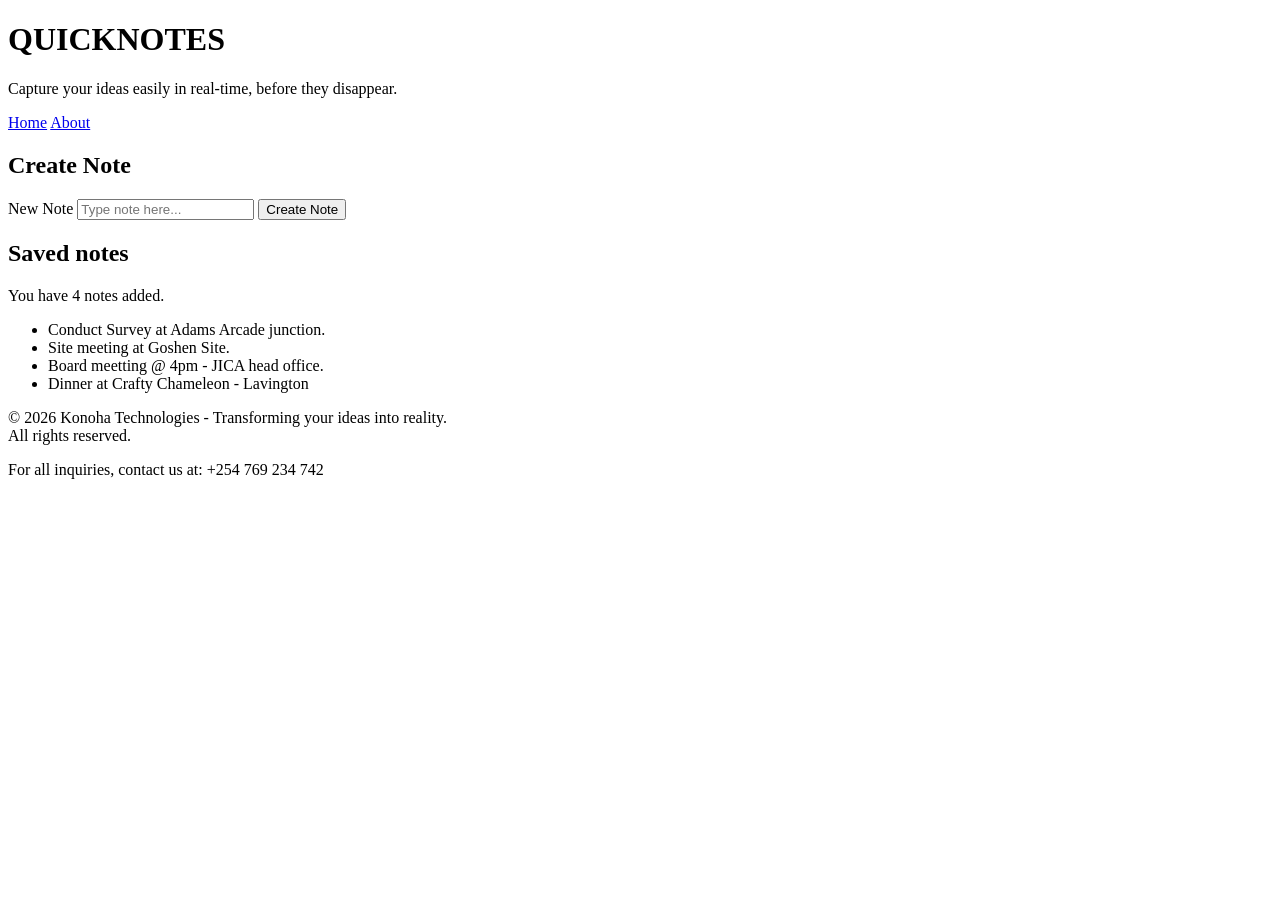
<file: web-foundations/day1/index.html>
<!DOCTYPE html>
<html lang="en">
  <head>
    <meta charset="UTF-8" />
    <meta name="viewport" content="width=device-width, initial-scale=1.0" />
    <title>QUICKNOTES</title>
  </head>

  <body>
    <header>
       <h1>QUICKNOTES</h1>
       <p>Capture your ideas easily in real-time, before they disappear.</p>
       <nav>
        <a href="index.html">Home</a>
        <a href="about.html">About</a>
       </nav>
    </header>
    <main>
      <section>
        <h2>Create Note</h2>
        <form id="note-form">
          <label for="note-input">New Note</label>
          <input type="text" id="note-input" placeholder="Type note here...">
          <button type="submit">Create Note</button>
        </form>
      </section>
      <section>
        <h2>Saved notes</h2>
        <p>You have 4 notes added.</p>
        <ul>
          <li>Conduct Survey at Adams Arcade junction.</li>
          <li>Site meeting at Goshen Site.</li>
          <li>Board meetting @ 4pm - JICA head office.</li>
          <li>Dinner at Crafty Chameleon - Lavington</li>
        </ul>
      </section>
    </main>
    <footer>
        <p>&copy; 2026 Konoha Technologies - Transforming your ideas into reality.<br>
          All rights reserved.</p>
        <p>For all inquiries, contact us at: +254 769 234 742</p>
      </footer>
  </body>
</html>
</file>
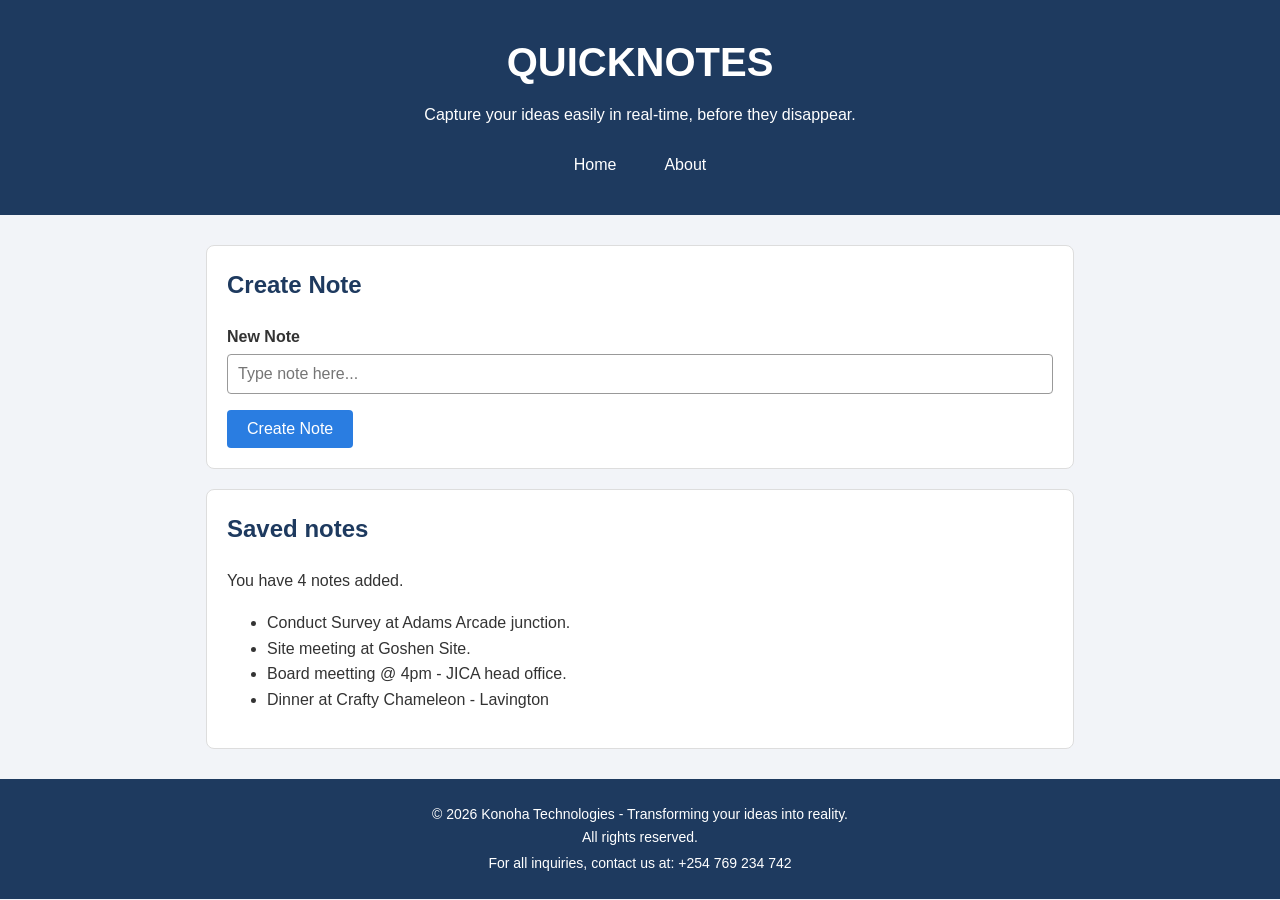
<file: web-foundations/day2/index.html>
<!doctype html>
<html lang="en">
  <head>
    <meta charset="UTF-8" />
    <meta name="viewport" content="width=device-width, initial-scale=1.0" />
    <link rel="stylesheet" href="styles.css" />
    <title>QUICKNOTES</title>
  </head>

  <body>
    <header>
      <h1>QUICKNOTES</h1>
      <p>Capture your ideas easily in real-time, before they disappear.</p>
      <nav>
        <a href="index.html">Home</a>
        <a href="about.html">About</a>
      </nav>
    </header>
    <main>
      <section>
        <h2>Create Note</h2>
        <form id="note-form">
          <label for="note-input">New Note</label>
          <input type="text" id="note-input" placeholder="Type note here..." />
          <button type="submit">Create Note</button>
        </form>
      </section>
      <section>
        <h2>Saved notes</h2>
        <p>You have 4 notes added.</p>
        <ul>
          <li>Conduct Survey at Adams Arcade junction.</li>
          <li>Site meeting at Goshen Site.</li>
          <li>Board meetting @ 4pm - JICA head office.</li>
          <li>Dinner at Crafty Chameleon - Lavington</li>
        </ul>
      </section>
    </main>
    <footer>
      <p>
        &copy; 2026 Konoha Technologies - Transforming your ideas into
        reality.<br />
        All rights reserved.
      </p>
      <p>For all inquiries, contact us at: +254 769 234 742</p>
    </footer>
  </body>
</html>
</file>
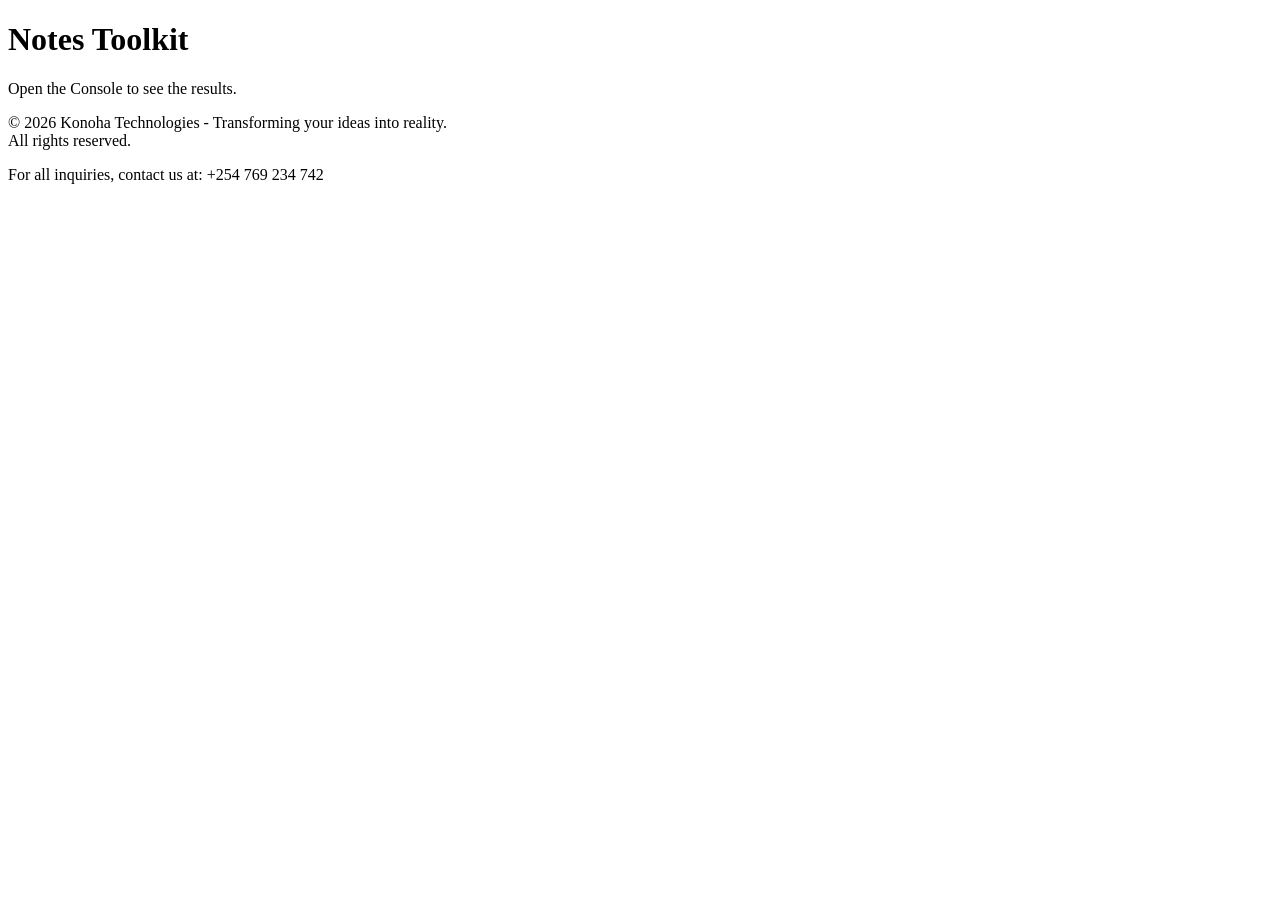
<file: web-foundations/day3/index.html>
<!doctype html>
<html lang="en">
  <head>
    <meta charset="UTF-8" />
    <meta name="viewport" content="width=device-width, initial-scale=1.0" />
    <title>Notes Toolkit</title>
    <script src="script.js" defer></script>
  </head>
  <body>
    <h1>Notes Toolkit</h1>
    <p>Open the Console to see the results.</p>
    <footer>
      <p>
        &copy; 2026 Konoha Technologies - Transforming your ideas into
        reality.<br />
        All rights reserved.
      </p>
      <p>For all inquiries, contact us at: +254 769 234 742</p>
    </footer>
  </body>
</html>
</file>
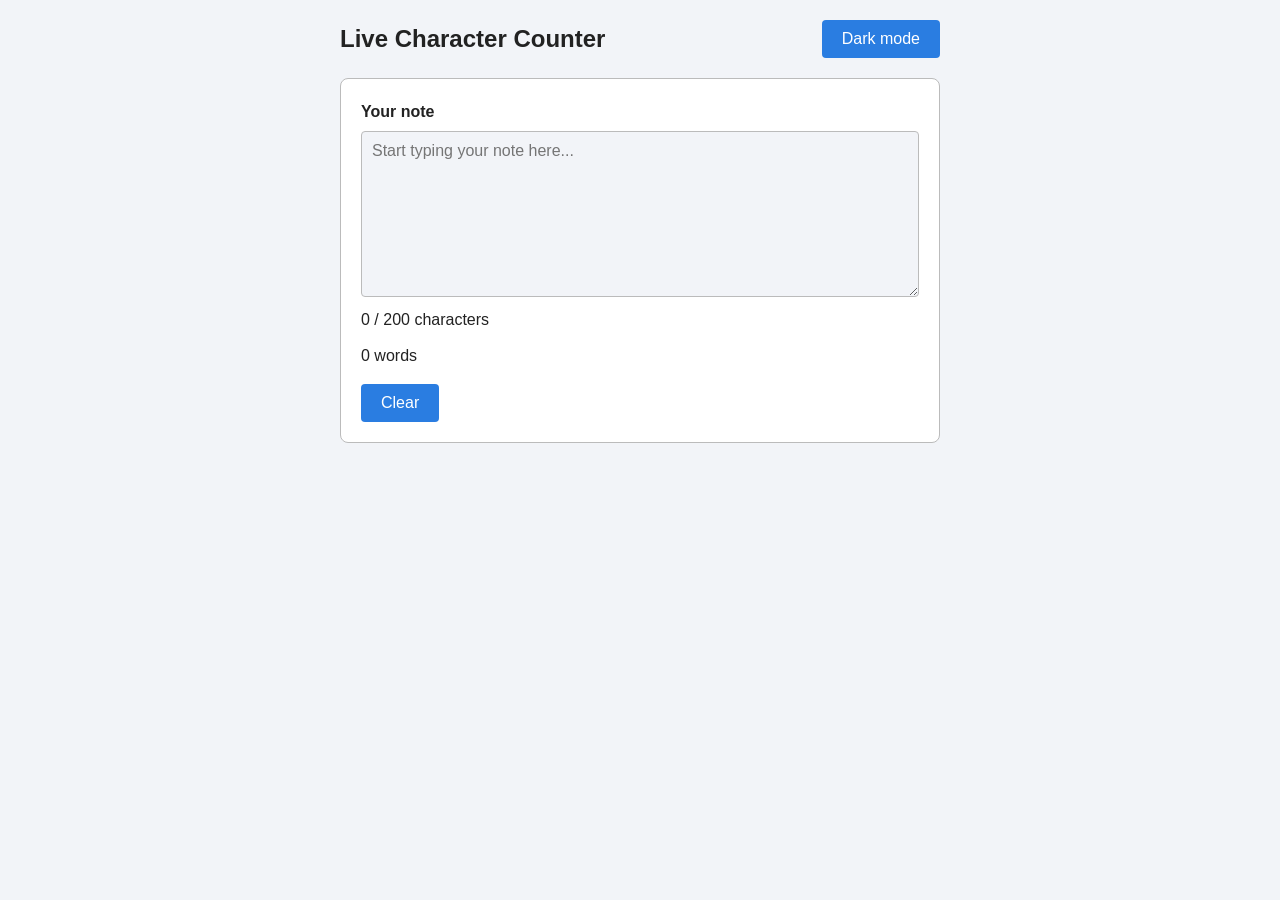
<file: web-foundations/day4/index.html>
<!DOCTYPE html>
<html lang="en">
  <head>
    <meta charset="UTF-8" />
    <meta name="viewport" content="width=device-width, initial-scale=1.0" />
    <title>Live Character counter</title>
    <link rel="stylesheet" href="styles.css" />
    <script src="script.js" defer></script>
  </head>

  <body>
    <main>
      <header>
        <h1>Live Character Counter</h1>
        <button type="button" id="theme-toggle">Dark mode</button>
      </header>

      <section>
        <label for="note-text">Your note</label>
        <textarea id="note-text" rows="8" placeholder="Start typing your note here..."></textarea>

        <p id="char-count">0 / 200 characters</p>
        <p id="word-count">0 words</p>

        <button type="button" id="clear-btn">Clear</button>
      </section>
    </main>
  </body>
  
</html>
</file>
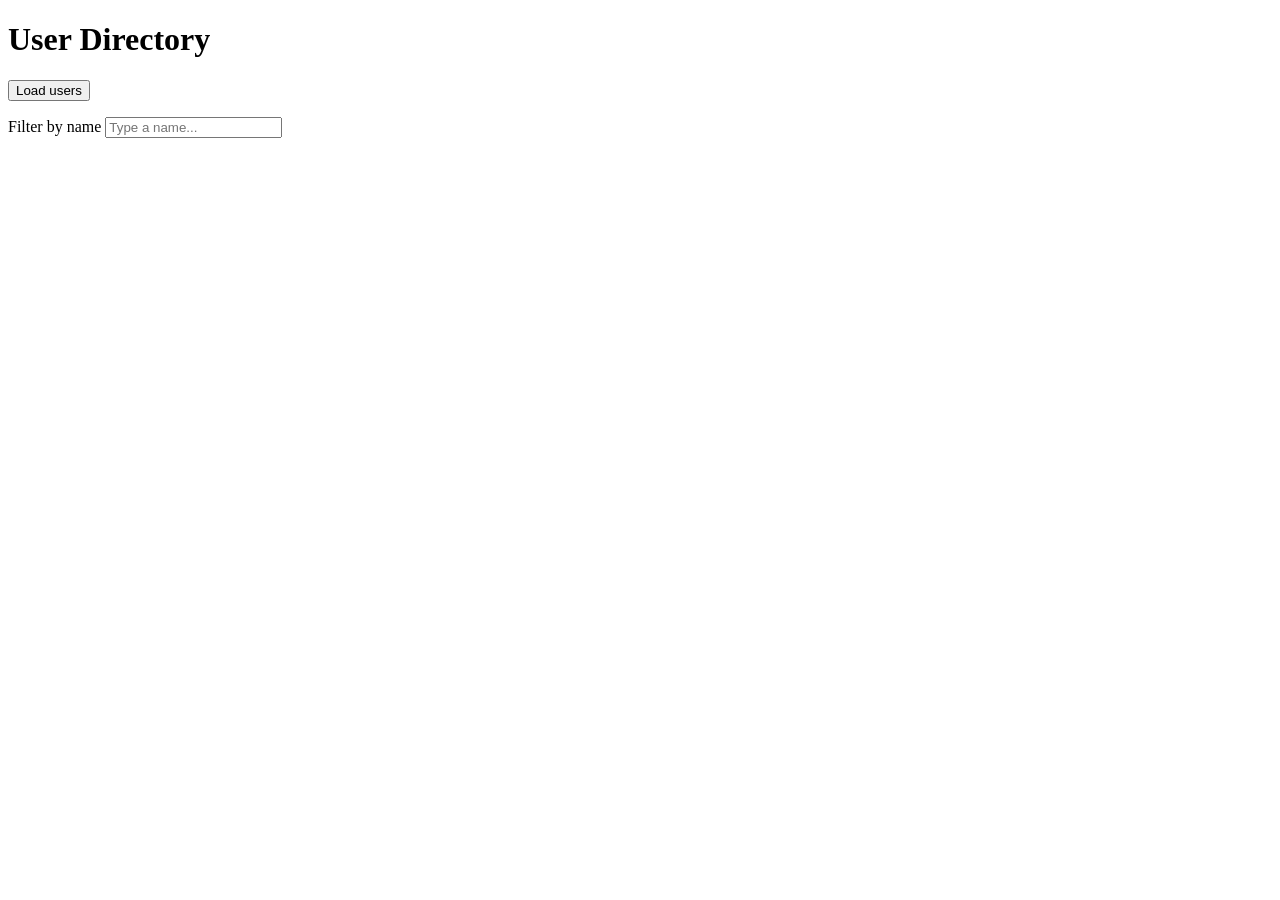
<file: web-foundations/day5/index.html>
<!DOCTYPE html>
<html lang="en">
  <head>
    <meta charset="UTF-8" />
    <meta name="viewport" content="width=device-width, initial-scale=1.0" />
    <title>User Directory</title>
    <script src="users.js" defer></script> 
  </head>
  <body>
    <header>
      <h1>User Directory</h1>
    </header>

    <main>
      <button type="button" id="load-users">Load users</button>

      <p>
        <label for="filter-input">Filter by name</label>
        <input type="text" id="filter-input" placeholder="Type a name..." autocomplete="off" />
      </p>

      <p id="status" role="status"></p>
      <ul id="users-list"></ul>
    </main>
  </body>
</html>
</file>
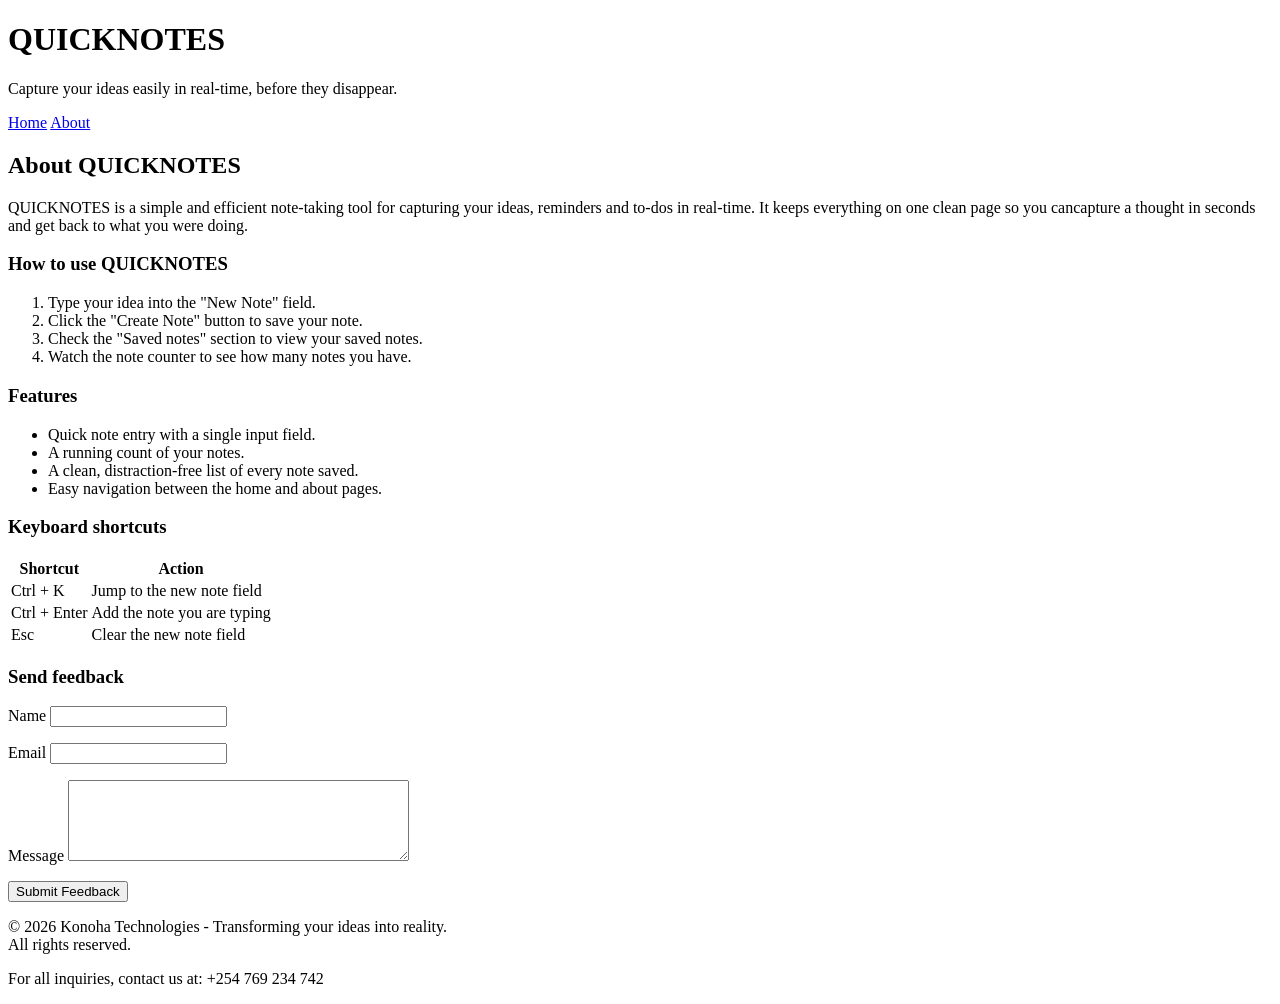
<file: web-foundations/day1/about.html>
<!DOCTYPE html>
<html lang="en">
  <head>
    <meta charset="UTF-8" />
    <meta name="viewport" content="width=device-width, initial-scale=1.0" />
    <title>QUICKNOTES</title>
  </head>

  <body>
    <header>
       <h1>QUICKNOTES</h1>
       <p>Capture your ideas easily in real-time, before they disappear.</p>
       <nav>
        <a href="index.html">Home</a>
        <a href="about.html">About</a>
       </nav>
    </header>
    <main>
      <h2>About QUICKNOTES</h2>
        <p>
          QUICKNOTES is a simple and efficient note-taking tool for capturing your ideas, reminders and to-dos in real-time. It keeps everything on one clean page so you cancapture a thought in seconds and get back to what you were doing.
        </p>
      <section>
        <h3>How to use QUICKNOTES</h3>
        <ol>
          <li>Type your idea into the "New Note" field.</li>
          <li>Click the "Create Note" button to save your note.</li>
          <li>Check the "Saved notes" section to view your saved notes.</li>
          <li>Watch the note counter to see how many notes you have.</li>
        </ol>
      </section> 
      <section>
        <h3>Features</h3>
        <ul>
          <li>Quick note entry with a single input field.</li>
          <li>A running count of your notes.</li>
          <li>A clean, distraction-free list of every note saved.</li>
          <li>Easy navigation between the home and about pages.</li>
        </ul>
      </section> 
      <section>
        <h3>Keyboard shortcuts</h3>
        <table>
          <thead>
            <tr>
              <th>Shortcut</th>
              <th>Action</th>
            </tr>
          </thead>
          <tbody>
            <tr>
              <td>Ctrl + K</td>
              <td>Jump to the new note field</td>
            </tr>
            <tr>
              <td>Ctrl + Enter</td>
              <td>Add the note you are typing</td>
            </tr>
            <tr>
              <td>Esc</td>
              <td>Clear the new note field</td>
            </tr>
          </tbody>
        </table>
      </section>
      <section>
        <h3>Send feedback</h3>
        <form id="feedback-form">
          <p>
             <label for="name">Name</label>
            <input type="text" id="name" name="name" required>
          </p>
          <p>
            <label for="email">Email</label>
            <input type="email" id="email" name="email" required>
          </p>
          <p>
            <label for="message">Message</label>
            <textarea id="message" name="message" rows="5" cols="40" required></textarea>
          </p>
          <button type="submit">Submit Feedback</button>
        </form>
      </section>
    </main>
    <footer>
        <p>&copy; 2026 Konoha Technologies - Transforming your ideas into reality.<br>
          All rights reserved.</p>
        <p>For all inquiries, contact us at: +254 769 234 742</p>
      </footer>
  </body>
</html>
</file>
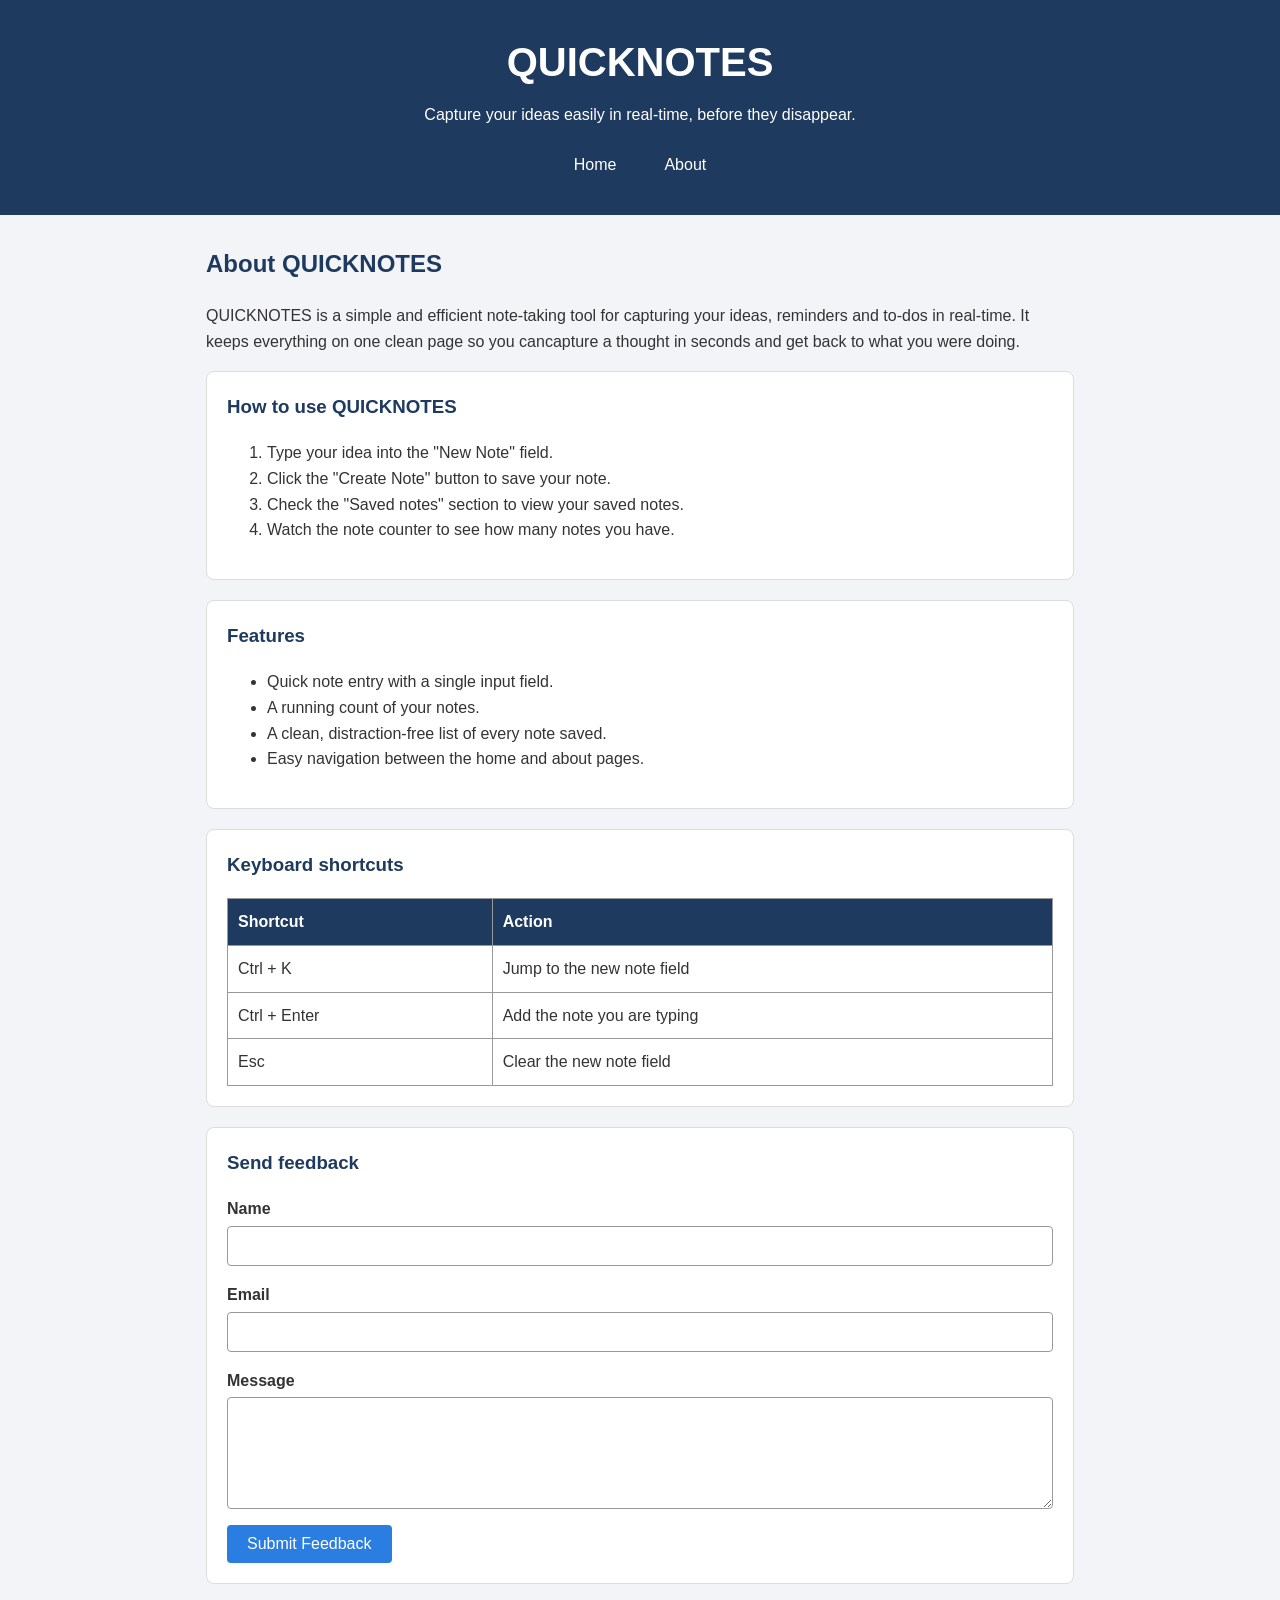
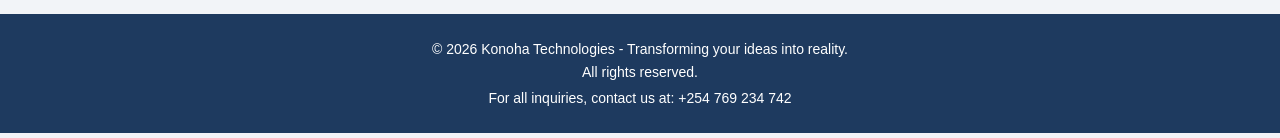
<file: web-foundations/day2/about.html>
<!DOCTYPE html>
<html lang="en">
  <head>
    <meta charset="UTF-8" />
    <meta name="viewport" content="width=device-width, initial-scale=1.0" />
    <link rel="stylesheet" href="styles.css" />
    <title>QUICKNOTES</title>
  </head>

  <body>
    <header>
       <h1>QUICKNOTES</h1>
       <p>Capture your ideas easily in real-time, before they disappear.</p>
       <nav>
        <a href="index.html">Home</a>
        <a href="about.html">About</a>
       </nav>
    </header>
    <main>
      <h2>About QUICKNOTES</h2>
        <p>
          QUICKNOTES is a simple and efficient note-taking tool for capturing your ideas, reminders and to-dos in real-time. It keeps everything on one clean page so you cancapture a thought in seconds and get back to what you were doing.
        </p>
      <section>
        <h3>How to use QUICKNOTES</h3>
        <ol>
          <li>Type your idea into the "New Note" field.</li>
          <li>Click the "Create Note" button to save your note.</li>
          <li>Check the "Saved notes" section to view your saved notes.</li>
          <li>Watch the note counter to see how many notes you have.</li>
        </ol>
      </section> 
      <section>
        <h3>Features</h3>
        <ul>
          <li>Quick note entry with a single input field.</li>
          <li>A running count of your notes.</li>
          <li>A clean, distraction-free list of every note saved.</li>
          <li>Easy navigation between the home and about pages.</li>
        </ul>
      </section> 
      <section>
        <h3>Keyboard shortcuts</h3>
        <table>
          <thead>
            <tr>
              <th>Shortcut</th>
              <th>Action</th>
            </tr>
          </thead>
          <tbody>
            <tr>
              <td>Ctrl + K</td>
              <td>Jump to the new note field</td>
            </tr>
            <tr>
              <td>Ctrl + Enter</td>
              <td>Add the note you are typing</td>
            </tr>
            <tr>
              <td>Esc</td>
              <td>Clear the new note field</td>
            </tr>
          </tbody>
        </table>
      </section>
      <section>
        <h3>Send feedback</h3>
        <form id="feedback-form">
          <p>
             <label for="name">Name</label>
            <input type="text" id="name" name="name" required>
          </p>
          <p>
            <label for="email">Email</label>
            <input type="email" id="email" name="email" required>
          </p>
          <p>
            <label for="message">Message</label>
            <textarea id="message" name="message" rows="5" cols="40" required></textarea>
          </p>
          <button type="submit">Submit Feedback</button>
        </form>
      </section>
    </main>
    <footer>
        <p>&copy; 2026 Konoha Technologies - Transforming your ideas into reality.<br>
          All rights reserved.</p>
        <p>For all inquiries, contact us at: +254 769 234 742</p>
      </footer>
  </body>
</html>
</file>
<file: web-foundations/day2/styles.css>
* {
  box-sizing: border-box;
}


body {
  margin: 0;
  font-family: Arial, sans-serif;
  font-size: 16px;
  line-height: 1.6;
  color: #333333;
  background-color: #f2f4f8;
}


header {
  background-color: #1e3a5f;
  color: white;
  text-align: center;
  padding: 30px;
}

header h1 {
  margin: 0;
  font-size: 40px;
}

header p {
  margin: 8px 0 16px 0;
}

nav {
  display: flex;
  justify-content: center;
  gap: 16px;
}

nav a {
  color: white;
  text-decoration: none;
  padding: 8px 16px;
  border-radius: 4px;
  transition: background-color 0.3s;
}

nav a:hover {
  background-color: #2a7de1;
}

main {
  max-width: 900px;
  margin: 30px auto;
  padding: 0 16px;
}

main h2 {
  color: #1e3a5f;
}

section {
  background-color: white;
  padding: 20px;
  margin-bottom: 20px;
  border-radius: 8px;
  border: 1px solid #dddddd;
}

section h2,
section h3 {
  margin-top: 0;
  color: #1e3a5f;
}

.features {
  list-style: none;
  margin: 0;
  padding: 0;
  display: grid;
  grid-template-columns: repeat(auto-fit, minmax(180px, 1fr));
  gap: 16px;
}

.features li {
  background-color: #eaf2fd;
  border: 1px solid #b9d3f3;
  border-radius: 6px;
  padding: 16px;
}

table {
  width: 100%;
  border-collapse: collapse;
}

th,
td {
  border: 1px solid #999999;
  padding: 10px;
  text-align: left;
}

th {
  background-color: #1e3a5f;
  color: white;
}

label {
  display: block;
  font-weight: bold;
  margin-bottom: 4px;
}

input,
textarea {
  display: block;
  width: 100%;
  padding: 10px;
  margin-bottom: 16px;
  border: 1px solid #999999;
  border-radius: 4px;
  font-size: 16px;
}

input:focus,
textarea:focus {
  border-color: #2a7de1;
}

button {
  background-color: #2a7de1;
  color: white;
  border: none;
  padding: 10px 20px;
  border-radius: 4px;
  font-size: 16px;
  cursor: pointer;
  transition: background-color 0.3s;
}

button:hover {
  background-color: #1b5fb4;
}

footer {
  background-color: #1e3a5f;
  color: white;
  text-align: center;
  padding: 20px;
  font-size: 14px;
}

footer p {
  margin: 4px 0;
}

@media (max-width: 600px) {
  header {
    padding: 15px;
  }

  header h1 {
    font-size: 24px;
  }

  section {
    padding: 14px;
  }
}
</file>
<file: web-foundations/day4/styles.css>
/* 1. LIGHT THEME */
:root {
  --bg-color: #f2f4f8;
  --card-color: #ffffff;
  --text-color: #222222;
  --border-color: #bbbbbb;
  --button-color: #2a7de1;
  --button-hover-color: #1b5fb4;
  --button-text-color: #ffffff;
}

/* 2. DARK THEME */
body.dark {
  --bg-color: #121826;
  --card-color: #1e2638;
  --text-color: #e8eaf0;
  --border-color: #4a5470;
  --button-color: #5aa0f2;
  --button-hover-color: #82b7f7;
  --button-text-color: #0b1020;
}


/* 3. RESET AND BASE STYLES */
* {
  box-sizing: border-box;
}

body {
  margin: 0;
  padding: 20px;
  font-family: Arial, sans-serif;
  line-height: 1.6;
  background-color: var(--bg-color);
  color: var(--text-color);
  transition: background-color 0.3s, color 0.3s;
}

main {
  max-width: 600px;
  margin: 0 auto;
}

header {
  display: flex;
  justify-content: space-between;
  align-items: center;
  gap: 16px;
  margin-bottom: 20px;
}

h1 {
  margin: 0;
  font-size: 24px;
}


/* 4. CARD, LABEL AND TEXTAREA */
section {
  background-color: var(--card-color);
  padding: 20px;
  border-radius: 8px;
  border: 1px solid var(--border-color);
  transition: background-color 0.3s;
}

label {
  display: block;
  font-weight: bold;
  margin-bottom: 6px;
}

textarea {
  display: block;
  width: 100%;
  padding: 10px;
  border: 1px solid var(--border-color);
  border-radius: 4px;
  font-size: 16px;
  font-family: inherit;
  background-color: var(--bg-color);
  color: var(--text-color);
  resize: vertical;
}

p {
  margin: 10px 0 0 0;
}


/* 5. BUTTONS */
button {
  background-color: var(--button-color);
  color: var(--button-text-color);
  border: none;
  padding: 10px 20px;
  border-radius: 4px;
  font-size: 16px;
  cursor: pointer;
  transition: background-color 0.3s;
}

button:hover {
  background-color: var(--button-hover-color);
}

#clear-btn {
  margin-top: 16px;
}


/* 6. CHARACTER COUNTER STATES */
.warning {
  color: orange;
}

.over {
  color: red;
  font-weight: bold;
}


/* 7. SMALL SCREENS */
@media (max-width: 600px) {
  h1 {
    font-size: 20px;
  }

  section {
    padding: 14px;
  }
}
</file>
